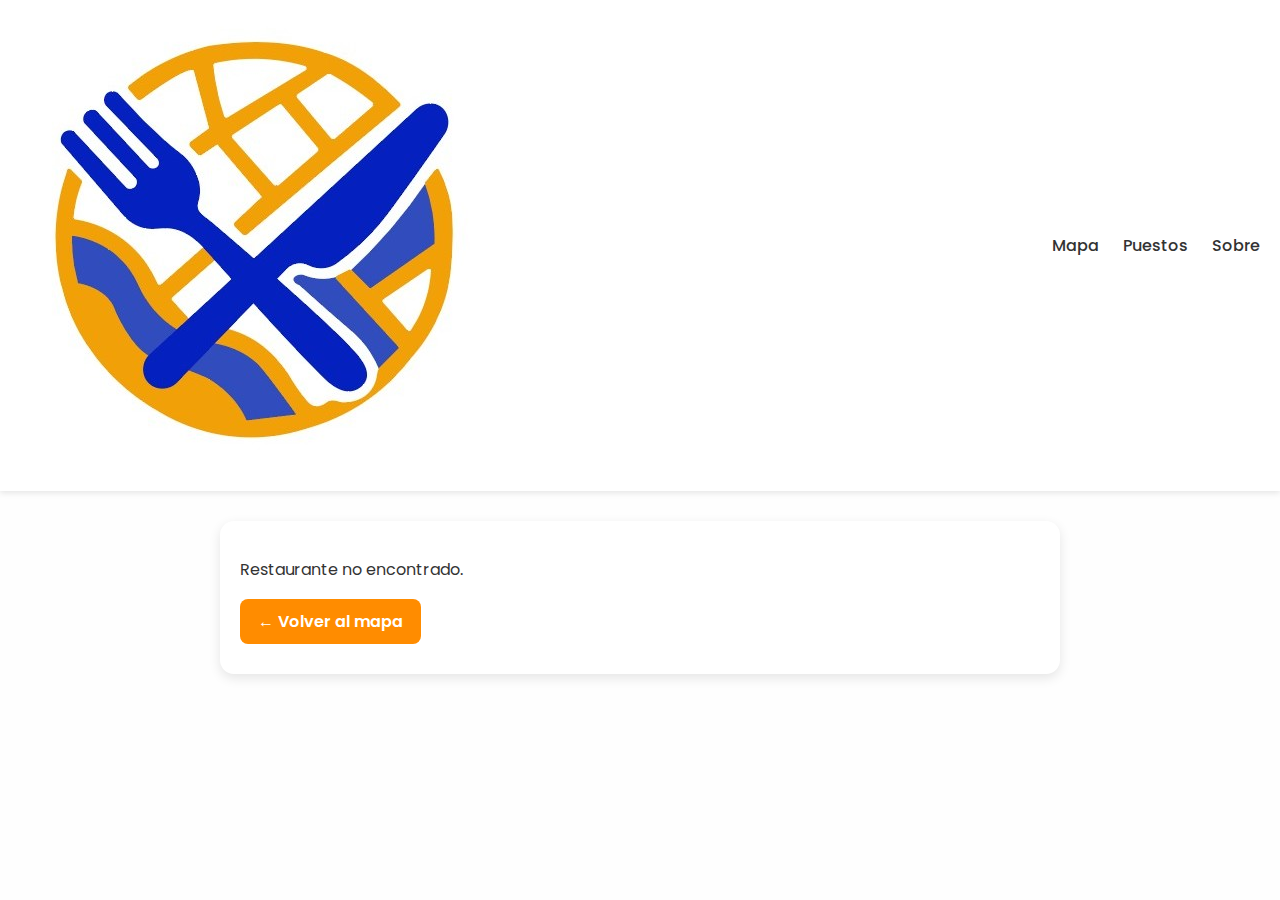
<file: detalle.html>
<!DOCTYPE html>
<html lang="es">
<head>
  <meta charset="UTF-8" />
  <title>Detalle del Restaurante</title>
  <meta name="viewport" content="width=device-width, initial-scale=1.0" />
  <link rel="stylesheet" href="CSS/style.css" />
  <link rel="stylesheet" href="https://fonts.googleapis.com/css2?family=Poppins:wght@400;600&display=swap" />
</head>
<body>

  <!-- NAVBAR simple para navegación -->
<header class="navbar">
  <div class="navbar-logo">
    <a href="index.html">
      <img src="IMG/logo.jpg" alt="Ciudad del Río: Ciudad Degusta" class="logo-img" />
    </a>
  </div>

  <input type="checkbox" id="menu-toggle" />
  <label for="menu-toggle" class="hamburger">
    <div class="bar top"></div>
    <div class="bar middle"></div>
    <div class="bar bottom"></div>
  </label>

  <nav class="navbar-links">
    <a href="index.html">Mapa</a>
    <a href="puestos.html">Puestos</a>
    <a href="sobre.html">Sobre</a>
  </nav>
</header>


  <!-- Contenido del restaurante -->
  <main class="detalle-contenedor">
    <div id="contenido"></div>
    <p><a href="index.html" class="btn-principal">← Volver al mapa</a></p>
  </main>

  <!-- JS -->
  <script src="JS/detalle.js"></script>
  <script src="JS/menu.js"></script>
</body>
</html>
</file>
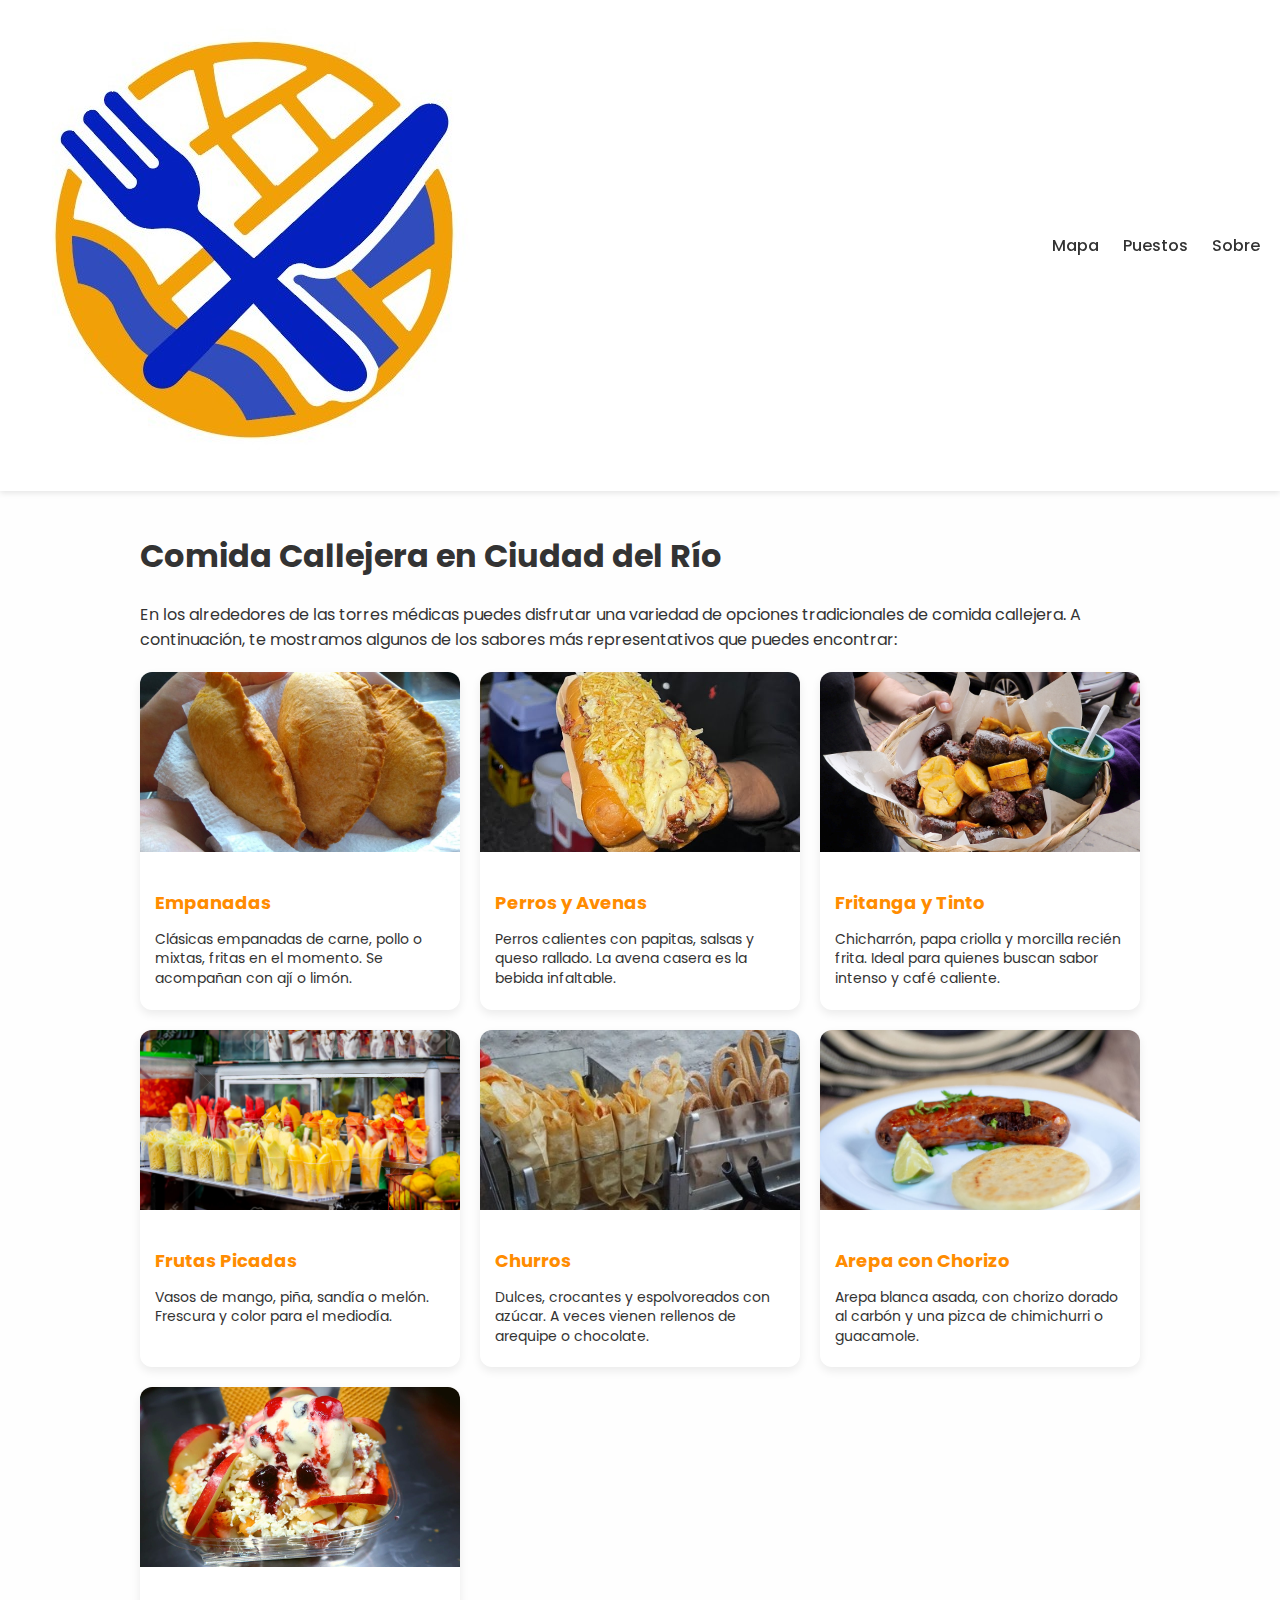
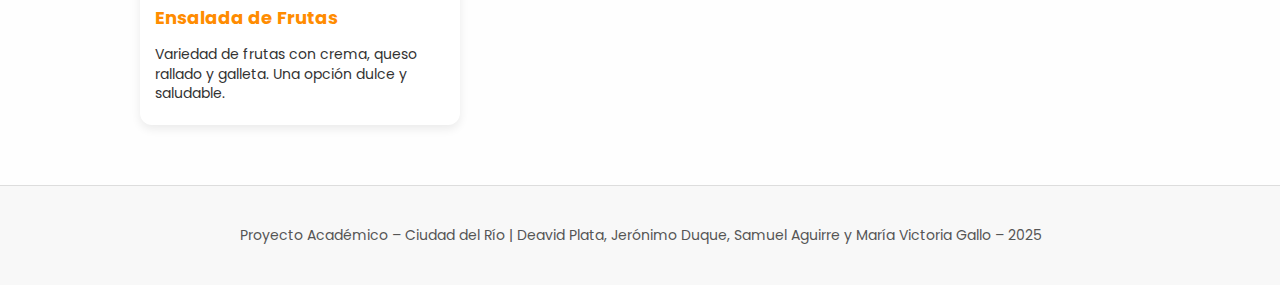
<file: puestos.html>
<!DOCTYPE html>
<html lang="es">
<head>
  <meta charset="UTF-8" />
  <title>Ciudad del Río: Ciudad Degusta</title>
  <meta name="viewport" content="width=device-width, initial-scale=1.0" />
  <link rel="stylesheet" href="CSS/style.css" />
  <link rel="stylesheet" href="https://fonts.googleapis.com/css2?family=Poppins:wght@400;600&display=swap" />
</head>
<body>

  <!-- NAVBAR -->
<header class="navbar">
  <div class="navbar-logo">
    <a href="index.html">
      <img src="IMG/logo.jpg" alt="Ciudad del Río: Ciudad Degusta" class="logo-img" />
    </a>
  </div>

  <input type="checkbox" id="menu-toggle" />
  <label for="menu-toggle" class="hamburger">
    <div class="bar top"></div>
    <div class="bar middle"></div>
    <div class="bar bottom"></div>
  </label>

  <nav class="navbar-links">
    <a href="index.html">Mapa</a>
    <a href="puestos.html">Puestos</a>
    <a href="sobre.html">Sobre</a>
  </nav>
</header>


  <!-- CONTENIDO -->
  <main class="contenedor-principal">
    <h1>Comida Callejera en Ciudad del Río</h1>
    <p>En los alrededores de las torres médicas puedes disfrutar una variedad de opciones tradicionales de comida callejera. A continuación, te mostramos algunos de los sabores más representativos que puedes encontrar:</p>

    <section class="grid-puestos">
      <!-- Empanadas -->
      <article class="tarjeta-puesto">
        <img src="IMG/empanadas.jpg" alt="Empanadas">
        <div class="contenido-puesto">
          <h2>Empanadas</h2>
          <p>Clásicas empanadas de carne, pollo o mixtas, fritas en el momento. Se acompañan con ají o limón.</p>
        </div>
      </article>

      <!-- Perros y avenas -->
      <article class="tarjeta-puesto">
        <img src="IMG/perros.jpg" alt="Perros y avenas">
        <div class="contenido-puesto">
          <h2>Perros y Avenas</h2>
          <p>Perros calientes con papitas, salsas y queso rallado. La avena casera es la bebida infaltable.</p>
        </div>
      </article>

      <!-- Fritanga y tinto -->
      <article class="tarjeta-puesto">
        <img src="IMG/fritanga.jpg" alt="Fritanga y Tinto">
        <div class="contenido-puesto">
          <h2>Fritanga y Tinto</h2>
          <p>Chicharrón, papa criolla y morcilla recién frita. Ideal para quienes buscan sabor intenso y café caliente.</p>
        </div>
      </article>

      <!-- Fruta -->
      <article class="tarjeta-puesto">
        <img src="IMG/fruta.jpg" alt="Fruta fresca">
        <div class="contenido-puesto">
          <h2>Frutas Picadas</h2>
          <p>Vasos de mango, piña, sandía o melón. Frescura y color para el mediodía.</p>
        </div>
      </article>

      <!-- Churros -->
      <article class="tarjeta-puesto">
        <img src="IMG/churros.jpg" alt="Churros">
        <div class="contenido-puesto">
          <h2>Churros</h2>
          <p>Dulces, crocantes y espolvoreados con azúcar. A veces vienen rellenos de arequipe o chocolate.</p>
        </div>
      </article>

      <!-- Arepa con chorizo -->
      <article class="tarjeta-puesto">
        <img src="IMG/arepachorizo.jpg" alt="Arepa con chorizo">
        <div class="contenido-puesto">
          <h2>Arepa con Chorizo</h2>
          <p>Arepa blanca asada, con chorizo dorado al carbón y una pizca de chimichurri o guacamole.</p>
        </div>
      </article>

      <!-- Ensalada de frutas -->
      <article class="tarjeta-puesto">
        <img src="IMG/ensaladafrutas.jpg" alt="Ensalada de frutas">
        <div class="contenido-puesto">
          <h2>Ensalada de Frutas</h2>
          <p>Variedad de frutas con crema, queso rallado y galleta. Una opción dulce y saludable.</p>
        </div>
      </article>
    </section>
  </main>

  <!-- FOOTER -->
  <footer class="footer">
    <p>Proyecto Académico – Ciudad del Río | Deavid Plata, Jerónimo Duque, Samuel Aguirre y María Victoria Gallo – 2025</p>
  </footer>

</body>
</html>
</file>
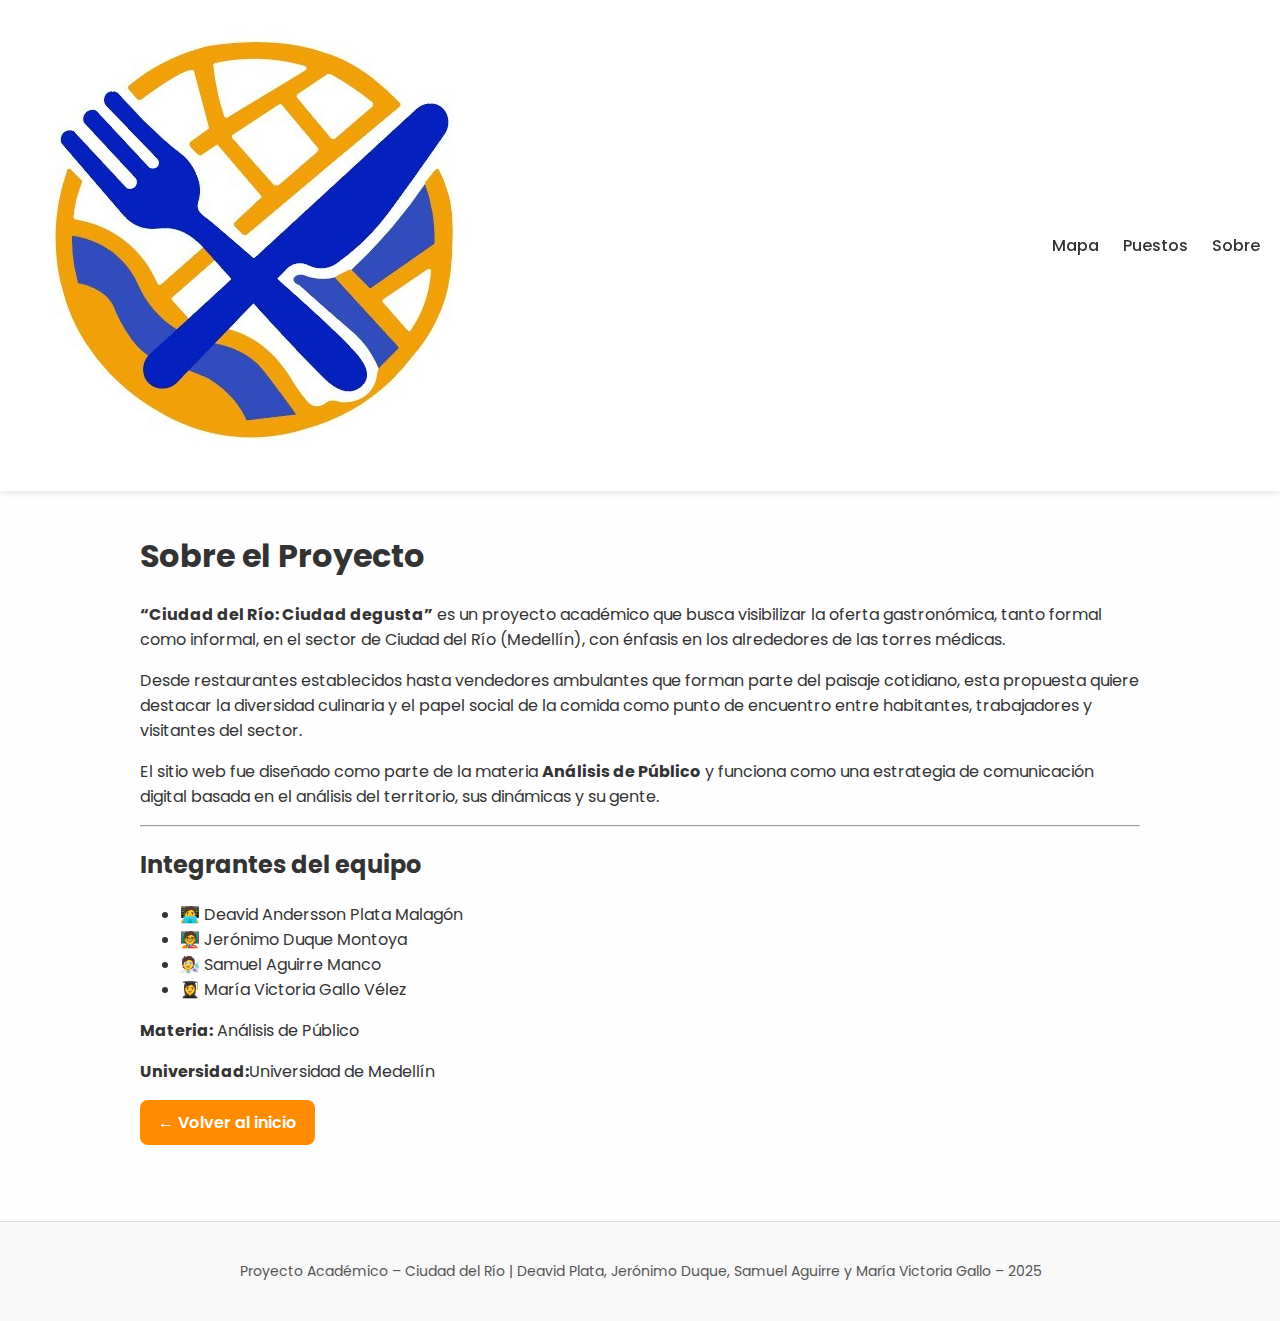
<file: sobre.html>
<!DOCTYPE html>
<html lang="es">
<head>
  <meta charset="UTF-8" />
  <title>Sobre el Proyecto</title>
  <meta name="viewport" content="width=device-width, initial-scale=1.0" />
  <link rel="stylesheet" href="CSS/style.css" />
  <link rel="stylesheet" href="https://fonts.googleapis.com/css2?family=Poppins:wght@400;600&display=swap" />
</head>
<body>

  <!-- NAVBAR -->
<header class="navbar">
  <div class="navbar-logo">
    <a href="index.html">
      <img src="IMG/logo.jpg" alt="Ciudad del Río: Ciudad Degusta" class="logo-img" />
    </a>
  </div>

  <input type="checkbox" id="menu-toggle" />
  <label for="menu-toggle" class="hamburger">
    <div class="bar top"></div>
    <div class="bar middle"></div>
    <div class="bar bottom"></div>
  </label>

  <nav class="navbar-links">
    <a href="index.html">Mapa</a>
    <a href="puestos.html">Puestos</a>
    <a href="sobre.html">Sobre</a>
  </nav>
</header>


  <!-- CONTENIDO -->
  <main class="contenedor-principal">
    <h1>Sobre el Proyecto</h1>

    <section class="sobre-seccion">
      <p><strong>“Ciudad del Río: Ciudad degusta”</strong> es un proyecto académico que busca visibilizar la oferta gastronómica, tanto formal como informal, en el sector de Ciudad del Río (Medellín), con énfasis en los alrededores de las torres médicas.</p>

      <p>Desde restaurantes establecidos hasta vendedores ambulantes que forman parte del paisaje cotidiano, esta propuesta quiere destacar la diversidad culinaria y el papel social de la comida como punto de encuentro entre habitantes, trabajadores y visitantes del sector.</p>

      <p>El sitio web fue diseñado como parte de la materia <strong>Análisis de Público</strong> y funciona como una estrategia de comunicación digital basada en el análisis del territorio, sus dinámicas y su gente.</p>

      <hr />

      <h2>Integrantes del equipo</h2>
      <ul class="lista-integrantes">
        <li>🧑‍💻 Deavid Andersson Plata Malagón</li>
        <li>🧑‍🏫 Jerónimo Duque Montoya</li>
        <li>🧑‍🔬 Samuel Aguirre Manco</li>
        <li>👩‍🎓 María Victoria Gallo Vélez</li>
      </ul>

      <p><strong>Materia:</strong> Análisis de Público</p>
      <p><strong>Universidad:</strong>Universidad de Medellín</p>

      <p><a href="index.html" class="btn-principal">← Volver al inicio</a></p>
    </section>
  </main>

  <!-- FOOTER -->
  <footer class="footer">
    <p>Proyecto Académico – Ciudad del Río | Deavid Plata, Jerónimo Duque, Samuel Aguirre y María Victoria Gallo – 2025</p>
  </footer>

</body>
</html>
</file>
<file: CSS/style.css>
/* === GLOBAL === */
body {
  margin: 0;
  font-family: 'Poppins', sans-serif;
  background-color: #fefefe;
  color: #333;
}

/* === NAVBAR === */
.navbar {
  position: sticky;
  top: 0;
  background-color: #fff;
  padding: 10px 20px;
  display: flex;
  justify-content: space-between;
  align-items: center;
  z-index: 1000;
  box-shadow: 0 2px 6px rgba(0,0,0,0.1);
}

.navbar-logo a {
  font-size: 1.5rem;
  font-weight: bold;
  color: #ff8c00;
  text-decoration: none;
}

.navbar-links a {
  margin-left: 20px;
  text-decoration: none;
  color: #333;
  font-weight: 500;
  transition: color 0.3s;
}

.navbar-links a:hover {
  color: #ff8c00;
}

/* === CONTENEDOR PRINCIPAL === */
.contenedor-principal {
  max-width: 1000px;
  margin: 0 auto;
  padding: 20px;
}

/* === BUSCADOR === */
.buscador-container {
  margin-bottom: 20px;
  text-align: center;
}

#buscador {
  padding: 12px 18px;
  width: 90%;
  max-width: 400px;
  font-size: 16px;
  border: 2px solid #ccc;
  border-radius: 10px;
  transition: border-color 0.3s;
}

#buscador:focus {
  border-color: #ff8c00;
  outline: none;
}

/* === MAPA === */
.mapa-contenedor {
  border-radius: 10px;
  overflow: hidden;
  box-shadow: 0 4px 12px rgba(0,0,0,0.1);
}

#map {
  height: 500px;
  width: 100%;
}

/* === FOOTER === */
.footer {
  background-color: #f8f8f8;
  padding: 25px 10px;
  text-align: center;
  font-size: 14px;
  color: #555;
  margin-top: 40px;
  border-top: 1px solid #ddd;
}

/* === TOOLTIP DE IMAGEN === */
.preview-tooltip {
  position: fixed;
  pointer-events: auto;
  z-index: 9999;
  width: 220px;
  background: white;
  border-radius: 10px;
  box-shadow: 0 4px 12px rgba(0, 0, 0, 0.2);
  opacity: 0;
  transition: opacity 0.4s ease;
  overflow: hidden;
  font-family: 'Poppins', sans-serif;
}

.preview-tooltip.visible {
  opacity: 1;
}

.preview-tooltip img {
  width: 100%;
  height: 140px;
  object-fit: cover;
  border-radius: 10px;
  display: block;
  filter: brightness(0.85);
}

.tooltip-overlay {
  position: absolute;
  top: 10px;
  left: 0;
  width: 100%;
  text-align: center;
}

.tooltip-overlay span {
  background-color: rgba(0, 0, 0, 0.65);
  color: white;
  font-size: 14px;
  font-weight: 600;
  padding: 6px 10px;
  border-radius: 6px;
}

/* === BOTÓN REUTILIZABLE === */
.btn-principal {
  background-color: #ff8c00;
  color: white;
  padding: 10px 18px;
  border-radius: 8px;
  text-decoration: none;
  font-weight: 600;
  transition: background 0.3s;
}
.btn-principal:hover {
  background-color: #e07000;
}

/* === RESPONSIVE === */
@media (max-width: 600px) {
  #buscador {
    width: 95%;
  }

  #map {
    height: 400px;
  }
}

.detalle-contenedor {
  max-width: 800px;
  margin: 30px auto;
  padding: 20px;
  background-color: #fff;
  border-radius: 14px;
  box-shadow: 0 4px 12px rgba(0,0,0,0.1);
  font-family: 'Poppins', sans-serif;
}

.detalle-contenedor h1 {
  font-size: 28px;
  color: #ff8c00;
  margin-bottom: 10px;
}

.detalle-contenedor h2 {
  font-size: 22px;
  color: #333;
  margin-top: 25px;
  margin-bottom: 10px;
}

.detalle-contenedor p {
  line-height: 1.6;
  margin-bottom: 10px;
}

.detalle-contenedor img {
  width: 100%;
  height: auto;
  max-height: 400px;
  object-fit: contain;
  border-radius: 10px;
  margin: 20px 0;
  box-shadow: 0 4px 12px rgba(0,0,0,0.08);
}


/* Reutilizamos el botón principal */
.btn-principal {
  display: inline-block;
  background-color: #ff8c00;
  color: white;
  padding: 10px 18px;
  border-radius: 8px;
  text-decoration: none;
  font-weight: 600;
  transition: background 0.3s;
}
.btn-principal:hover {
  background-color: #e07000;
}

/* === PUESTOS CALLEJEROS === */

.grid-puestos {
  display: grid;
  grid-template-columns: repeat(auto-fit, minmax(280px, 1fr));
  gap: 20px;
  margin-top: 20px;
}

.tarjeta-puesto {
  background-color: #fff;
  border-radius: 12px;
  box-shadow: 0 4px 10px rgba(0,0,0,0.08);
  overflow: hidden;
  transition: transform 0.3s;
}

.tarjeta-puesto:hover {
  transform: translateY(-4px);
}

.tarjeta-puesto img {
  width: 100%;
  height: 180px;
  object-fit: cover;
}

.contenido-puesto {
  padding: 15px;
}

.contenido-puesto h2 {
  font-size: 18px;
  margin-bottom: 8px;
  color: #ff8c00;
}

.contenido-puesto p {
  font-size: 14px;
  line-height: 1.4;
  margin-bottom: 6px;
}

@media (max-width: 768px) {
  #buscador {
    font-size: 18px;
    padding: 14px 20px;
    border-radius: 12px;
  }

  .btn-principal {
    font-size: 16px;
    padding: 14px 22px;
  }

  .navbar-links a {
    display: inline-block;
    padding: 10px;
    font-size: 16px;
  }

  .tarjeta-puesto img {
    height: 160px;
  }

  .contenido-puesto {
    padding: 12px;
  }

  .tooltip-overlay,
  .preview-tooltip {
    display: none !important;
  }
}

/* === MENÚ HAMBURGUESA === */

.hamburger {
  display: none;
  font-size: 28px;
  cursor: pointer;
  user-select: none;
}

#menu-toggle {
  display: none;
}

/* Responsive menu */
@media (max-width: 768px) {
  .navbar {
    flex-wrap: wrap;
  }

  .hamburger {
    display: block;
    color: #333;
    padding: 10px;
  }

  .navbar-links {
    width: 100%;
    display: none;
    flex-direction: column;
    gap: 10px;
    padding: 10px 20px;
    background-color: #fff;
  }

  #menu-toggle:checked + .hamburger + .navbar-links {
    display: flex;
  }

  .navbar-links a {
    font-size: 16px;
    padding: 10px 0;
    border-bottom: 1px solid #eee;
  }
}

/* === MENÚ HAMBURGUESA ANIMADO === */

.hamburger {
  display: none;
  flex-direction: column;
  justify-content: center;
  gap: 6px;
  padding: 10px;
  cursor: pointer;
  z-index: 1001;
}

.bar {
  width: 25px;
  height: 3px;
  background-color: #333;
  transition: all 0.3s ease;
  border-radius: 2px;
}

/* Estados animados al abrir */
#menu-toggle:checked + .hamburger .top {
  transform: rotate(45deg) translateY(7px);
}

#menu-toggle:checked + .hamburger .middle {
  opacity: 0;
}

#menu-toggle:checked + .hamburger .bottom {
  transform: rotate(-45deg) translateY(-7px);
}

/* Responsive solo en móvil */
@media (max-width: 768px) {
  .hamburger {
    display: flex;
  }

  .navbar {
    position: relative;
  }

  .navbar-links {
    animation: slideDown 0.3s ease;
  }
}

/* Menú desplegable animado */
@keyframes slideDown {
  from {
    opacity: 0;
    transform: translateY(-10px);
  }
  to {
    opacity: 1;
    transform: translateY(0);
  }
}
</file>
